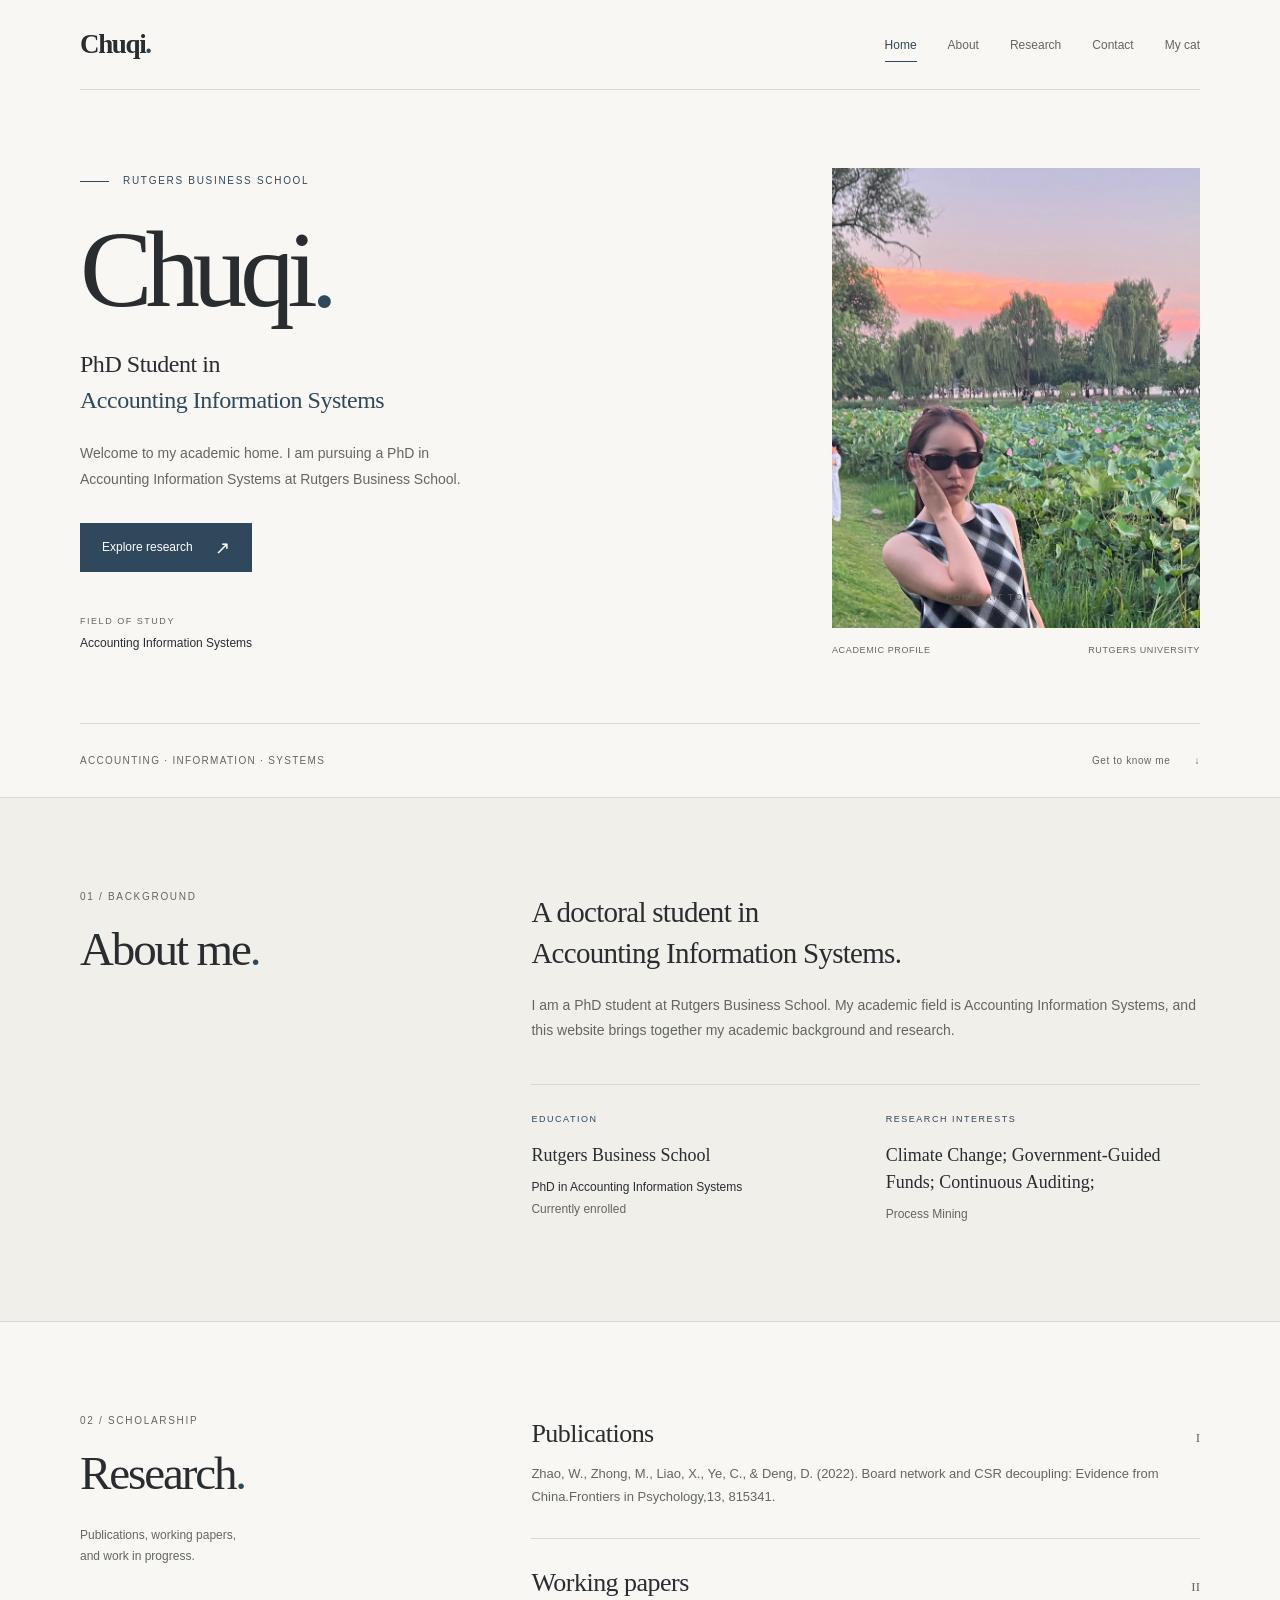
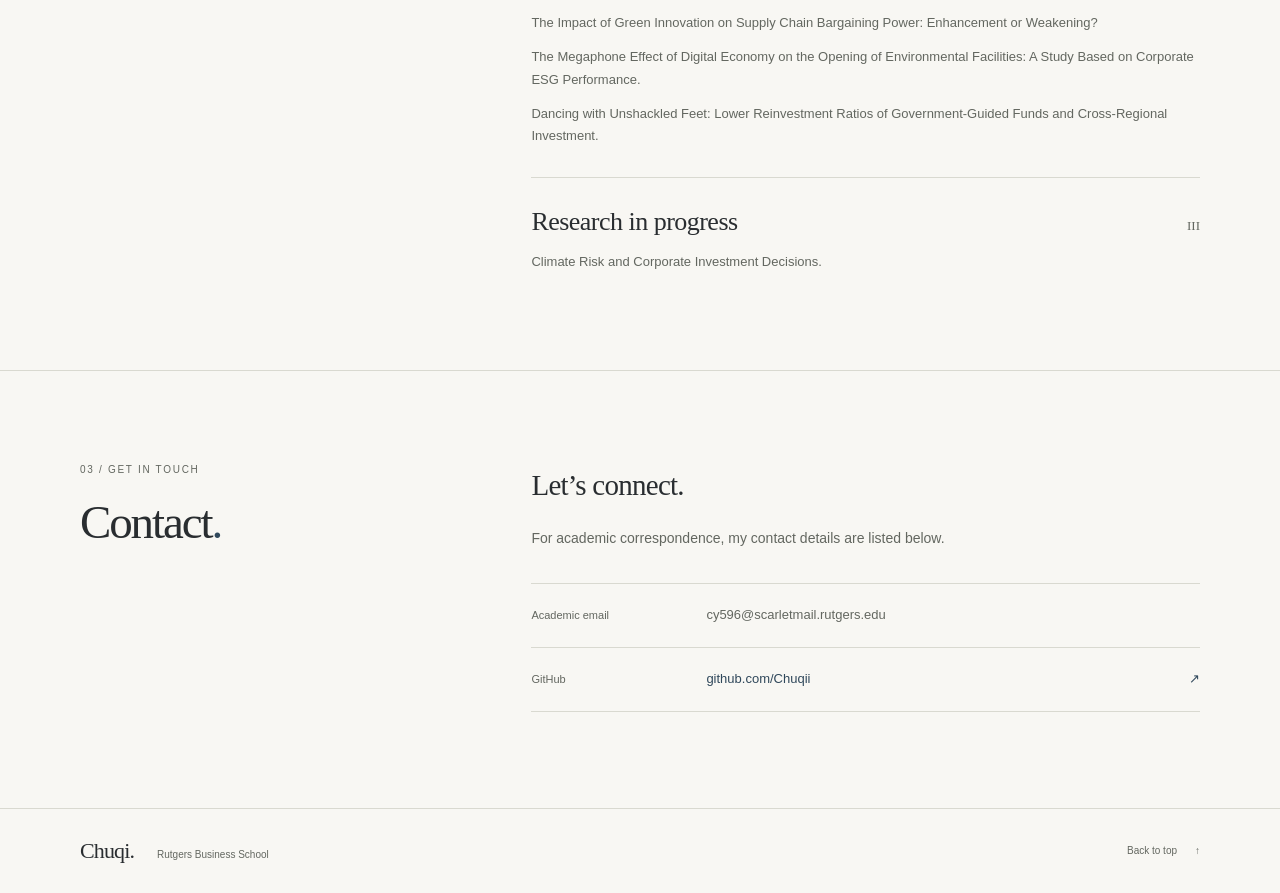
<file: index.html>
<!doctype html>
<html lang="en">
  <head>
    <meta charset="utf-8">
    <meta name="viewport" content="width=device-width, initial-scale=1">
    <title>Chuqi | Accounting Information Systems · Rutgers Business School</title>
    <meta name="description" content="Academic profile of Chuqi, a PhD student in Accounting Information Systems at Rutgers Business School. Research, biography, and contact.">
    <meta name="theme-color" content="#f8f7f3">
    <link rel="icon" type="image/svg+xml" href="assets/images/favicon.svg">
    <link rel="stylesheet" href="assets/css/styles.css">
    <script src="assets/js/main.js" defer></script>
  </head>
  <body>
    <a class="skip-link" href="#main">Skip to content</a>
    <header class="site-header">
      <div class="container header-inner">
        <a class="wordmark" href="#home" aria-label="Chuqi, home">Chuqi<span aria-hidden="true">.</span></a>
        <nav class="site-nav" aria-label="Main navigation">
          <a href="#home" aria-current="location">Home</a>
          <a href="#about">About</a>
          <a href="#research">Research</a>
          <a href="#contact">Contact</a>
          <a href="cats.html">My cat</a>
        </nav>
      </div>
    </header>
    <main id="main" tabindex="-1">
      <section class="hero container" id="home" aria-labelledby="home-title">
        <div class="hero-copy">
          <p class="eyebrow hero-eyebrow"><span class="accent-line" aria-hidden="true"></span> Rutgers Business School</p>
          <h1 id="home-title">Chuqi<span class="name-period">.</span></h1>
          <p class="hero-role">PhD Student in<br><span>Accounting Information Systems</span></p>
          <p class="hero-intro">Welcome to my academic home. I am pursuing a PhD in Accounting Information Systems at Rutgers Business School.</p>
          <div class="hero-actions">
            <a class="button button-primary" href="#research">Explore research <span aria-hidden="true">↗</span></a>
          </div>
          <div class="hero-field">
            <span class="eyebrow">Field of study</span>
            <span>Accounting Information Systems</span>
          </div>
        </div>
        <figure class="portrait">
          <div class="portrait-frame">
            <img src="assets/images/profile.jpg" alt="Profile photograph placeholder" width="400" height="500" fetchpriority="high">
            <span class="portrait-label">Portrait to be added</span>
          </div>
          <figcaption><span>Academic profile</span><span>Rutgers University</span></figcaption>
        </figure>
        <div class="hero-bottom">
          <span>Accounting · Information · Systems</span>
          <a href="#about">Get to know me <span aria-hidden="true">↓</span></a>
        </div>
      </section>
      <section class="section section-about" id="about" aria-labelledby="about-title">
        <div class="container section-grid">
          <div class="section-heading">
            <p class="eyebrow section-number">01 / Background</p>
            <h2 id="about-title">About me<span class="heading-period">.</span></h2>
          </div>
          <div class="section-content">
            <p class="lead">A doctoral student in<br class="desktop-break"> Accounting Information Systems.</p>
            <p>I am a PhD student at Rutgers Business School. My academic field is Accounting Information Systems, and this website brings together my academic background and research.</p>
            <div class="about-details">
              <div>
                <h3 class="eyebrow">Education</h3>
                <!-- Add previous degrees and dates only when confirmed. -->
                <p class="detail-title">Rutgers Business School</p>
                <p class="detail-description">PhD in Accounting Information Systems<br><span class="muted">Currently enrolled</span></p>
              </div>
              <div>
                <h3 class="eyebrow">Research interests</h3>
                <!-- Add confirmed topics; do not infer specializations. -->
                <p class="detail-title">Climate Change; Government-Guided Funds; Continuous Auditing;</p>
                <p class="detail-description muted">Process Mining</p>
              </div>
            </div>
          </div>
        </div>
      </section>
      <section class="section" id="research" aria-labelledby="research-title">
        <div class="container section-grid">
          <div class="section-heading">
            <p class="eyebrow section-number">02 / Scholarship</p>
            <h2 id="research-title">Research<span class="heading-period">.</span></h2>
            <p class="section-aside">Publications, working papers,<br> and work in progress.</p>
          </div>
          <div class="section-content research-list">
            <!-- Replace empty states with actual paper entries. See README. -->
            <div class="research-group" aria-labelledby="publications-title">
              <div class="research-group-heading">
                <h3 id="publications-title">Publications</h3>
                <span class="research-index" aria-hidden="true">I</span>
              </div>
              <p class="empty-state">Zhao, W., Zhong, M., Liao, X., Ye, C., & Deng, D. (2022). Board network and CSR decoupling: Evidence from China.Frontiers in Psychology,13, 815341.</p>
            </div>
            <div class="research-group" aria-labelledby="working-papers-title">
              <div class="research-group-heading">
                <h3 id="working-papers-title">Working papers</h3>
                <span class="research-index" aria-hidden="true">II</span>
              </div>
              <p class="empty-state">The Impact of Green Innovation on Supply Chain Bargaining Power: Enhancement or Weakening?</p>
              <p class="empty-state">The Megaphone Effect of Digital Economy on the Opening of Environmental Facilities: A Study Based on 
Corporate ESG Performance.</p>
              <p class="empty-state">Dancing with Unshackled Feet: Lower Reinvestment Ratios of Government-Guided Funds and Cross-Regional 
Investment.</p>
            </div>
            <div class="research-group" aria-labelledby="in-progress-title">
              <div class="research-group-heading">
                <h3 id="in-progress-title">Research in progress</h3>
                <span class="research-index" aria-hidden="true">III</span>
              </div>
              <p class="empty-state">Climate Risk and Corporate Investment Decisions.</p>
            </div>
          </div>
        </div>
      </section>
      <section class="section section-contact" id="contact" aria-labelledby="contact-title">
        <div class="container section-grid">
          <div class="section-heading">
            <p class="eyebrow section-number">03 / Get in touch</p>
            <h2 id="contact-title">Contact<span class="heading-period">.</span></h2>
          </div>
          <div class="section-content">
            <p class="lead">Let’s connect.</p>
            <p class="contact-intro">For academic correspondence, my contact details are listed below.</p>
            <dl class="contact-list">
              <div class="contact-row">
                <dt>Academic email</dt>
                <!-- Replace with the real academic email as a mailto: link. -->
                <dd class="muted">cy596@scarletmail.rutgers.edu</dd>
              </div>
              <div class="contact-row">
                <dt>GitHub</dt>
                <dd><a href="https://github.com/Chuqii" class="contact-link">github.com/Chuqii <span aria-hidden="true">↗</span></a></dd>
              </div>
            </dl>
            <!-- Add Google Scholar and LinkedIn only when real URLs are supplied. -->
          </div>
        </div>
      </section>
    </main>
    <footer class="site-footer">
      <div class="container footer-inner">
        <p><span class="footer-name">Chuqi.</span><span class="footer-affiliation">Rutgers Business School</span></p>
        <a href="#home">Back to top <span aria-hidden="true">↑</span></a>
      </div>
    </footer>
  </body>
</html>
</file>
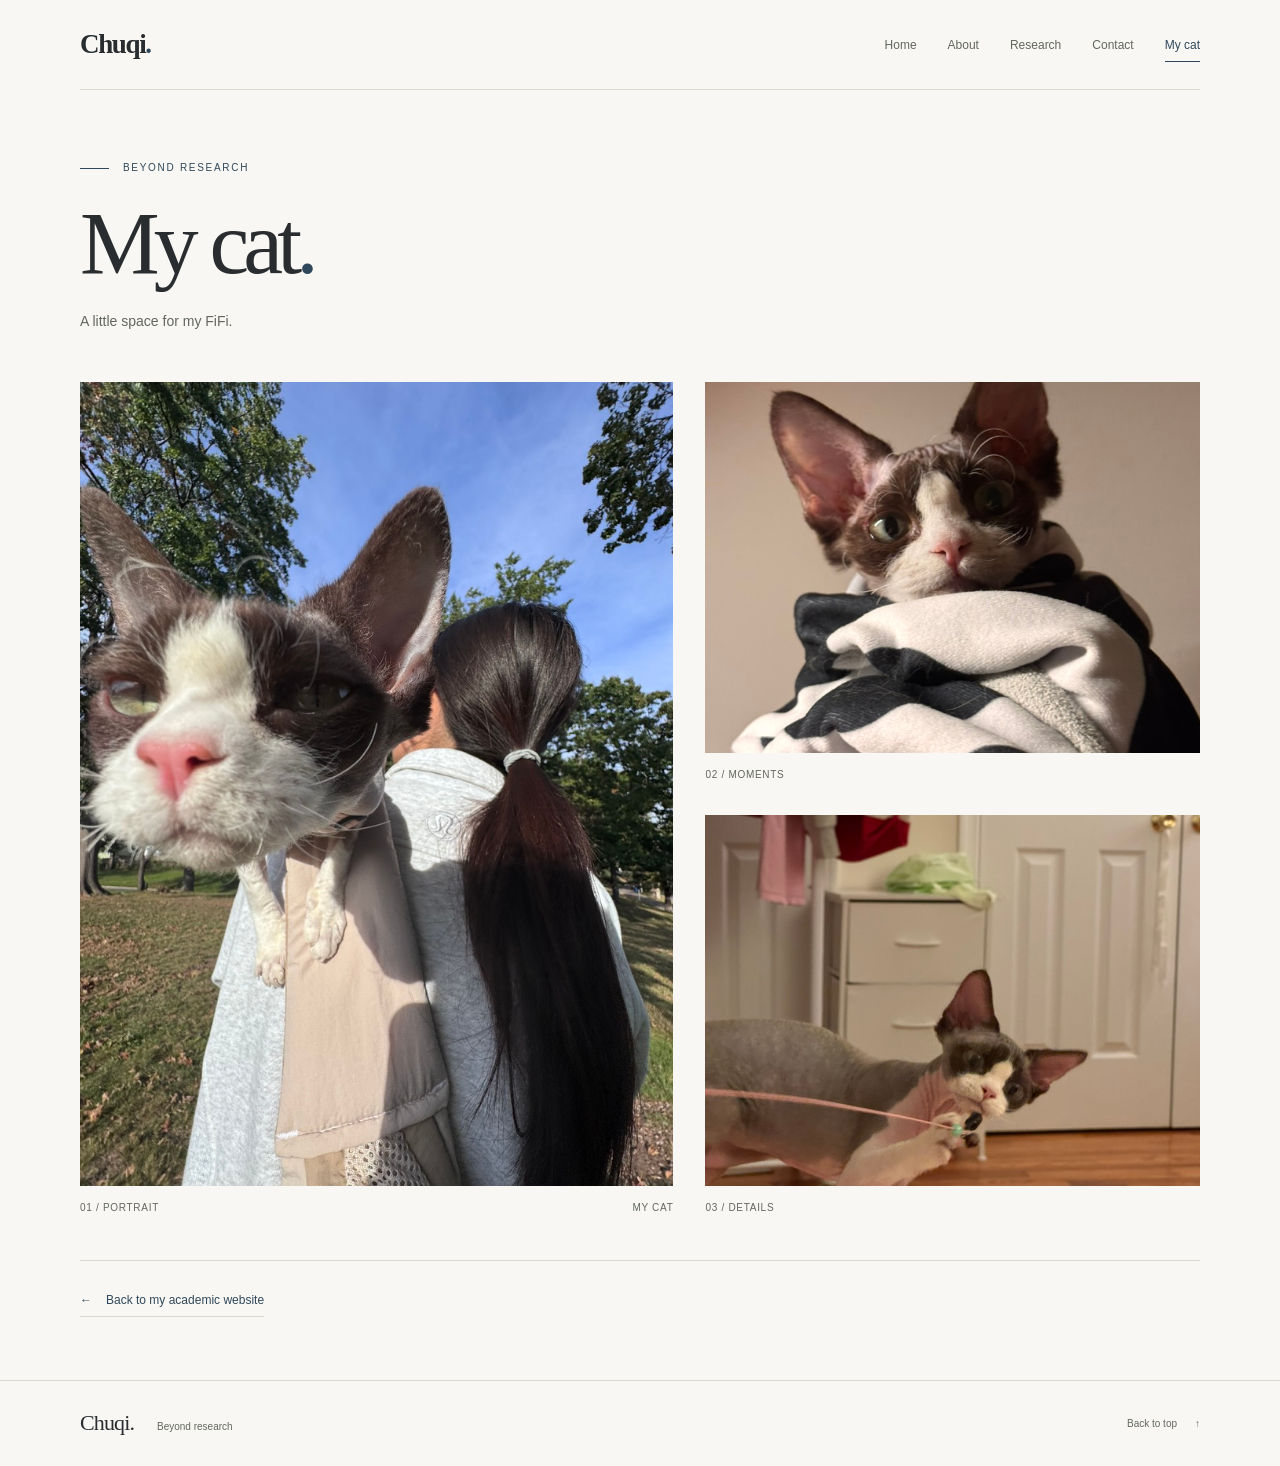
<file: cats.html>
<!doctype html>
<html lang="en">
  <head>
    <meta charset="utf-8">
    <meta name="viewport" content="width=device-width, initial-scale=1">
    <title>My Cat | Chuqi</title>
    <meta name="description" content="A personal photo album for Chuqi’s cat. Photos coming soon.">
    <meta name="theme-color" content="#f8f7f3">
    <link rel="icon" type="image/svg+xml" href="assets/images/favicon.svg">
    <link rel="stylesheet" href="assets/css/styles.css">
  </head>
  <body>
    <a class="skip-link" href="#main">Skip to content</a>
    <header class="site-header">
      <div class="container header-inner">
        <a class="wordmark" href="index.html#home" aria-label="Chuqi, home">Chuqi<span aria-hidden="true">.</span></a>
        <nav class="site-nav" aria-label="Main navigation">
          <a href="index.html#home">Home</a>
          <a href="index.html#about">About</a>
          <a href="index.html#research">Research</a>
          <a href="index.html#contact">Contact</a>
          <a href="cats.html" aria-current="page">My cat</a>
        </nav>
      </div>
    </header>
    <main class="container cat-page" id="main" tabindex="-1">
      <div class="cat-intro">
        <p class="eyebrow hero-eyebrow"><span class="accent-line" aria-hidden="true"></span> Beyond research</p>
        <h1>My cat<span class="name-period">.</span></h1>
        <p class="cat-intro-text">A little space for my FiFi.</p>
      </div>
      <section class="cat-gallery" aria-label="Cat photo album">
        <figure class="cat-photo cat-photo-featured">
          <div class="cat-photo-frame">
            <!-- Photo 01: change src to assets/images/cats/cat-01.jpg and describe the real photo in alt. -->
            <img src="assets/images/cats/cat-01.jpg" alt="Cat portrait placeholder" width="800" height="600">
            <span class="cat-photo-placeholder-label"></span>
          </div>
          <figcaption><span>01 / Portrait</span><span>My cat</span></figcaption>
        </figure>
        <figure class="cat-photo">
          <div class="cat-photo-frame">
            <!-- Photo 02: change src to assets/images/cats/cat-02.jpg and describe the real photo in alt. -->
            <img src="assets/images/cats/cat-02.jpg" alt="Second cat photo placeholder" width="800" height="600" loading="lazy">
            <span class="cat-photo-placeholder-label"></span>
          </div>
          <figcaption><span>02 / Moments</span></figcaption>
        </figure>
        <figure class="cat-photo">
          <div class="cat-photo-frame">
            <!-- Photo 03: change src to assets/images/cats/cat-03.jpg and describe the real photo in alt. -->
            <img src="assets/images/cats/cat-03.jpg" alt="Third cat photo placeholder" width="800" height="600" loading="lazy">
            <span class="cat-photo-placeholder-label"></span>
          </div>
          <figcaption><span>03 / Details</span></figcaption>
        </figure>
      </section>
      <!-- To add more photos, copy a regular cat-photo figure and update its src, alt, and caption. -->
      <div class="cat-return">
        <a class="text-link" href="index.html#home"><span aria-hidden="true">←</span> Back to my academic website</a>
      </div>
    </main>
    <footer class="site-footer">
      <div class="container footer-inner">
        <p><span class="footer-name">Chuqi.</span><span class="footer-affiliation">Beyond research</span></p>
        <a href="#main">Back to top <span aria-hidden="true">↑</span></a>
      </div>
    </footer>
  </body>
</html>
</file>
<file: assets/css/styles.css>
/* Modern Academic: edit these tokens to adjust the visual theme. */
:root {
  color-scheme: light;
  --paper: #f8f7f3;
  --paper-alt: #f0efe9;
  --ink: #292d30;
  --navy: #30485b;
  --navy-hover: #203646;
  --muted: #636760;
  --rule: #d9d9d0;
  --serif: "Iowan Old Style", "Palatino Linotype", "Book Antiqua", Palatino, Georgia, serif;
  --sans: -apple-system, BlinkMacSystemFont, "Segoe UI", Helvetica, Arial, sans-serif;
  --page-width: 1120px;
  --header-height: 90px;
}

*, *::before, *::after { box-sizing: border-box; }
html { scroll-behavior: smooth; scroll-padding-top: calc(var(--header-height) + 24px); }
body { margin: 0; background: var(--paper); color: var(--ink); font: 16px/1.75 var(--sans); -webkit-font-smoothing: antialiased; }
::selection { background: #dbe2e5; color: #203646; }
a { color: inherit; text-decoration-thickness: 1px; text-underline-offset: 5px; }
a { -webkit-tap-highlight-color: transparent; }
a:focus-visible { outline: 2px solid var(--navy); outline-offset: 6px; border-radius: 1px; }
img { display: block; max-width: 100%; }
figure, p, h1, h2, h3, h4, dl, dd { margin: 0; }
h1, h2, h3, h4 { font-weight: 400; }
svg { flex-shrink: 0; }
.container { width: min(var(--page-width), calc(100% - 112px)); margin-inline: auto; }
.muted { color: var(--muted); }
.eyebrow { font: 500 10px/1.6 var(--sans); letter-spacing: .17em; text-transform: uppercase; }
.skip-link { position: fixed; top: 12px; left: 16px; z-index: 100; padding: 10px 18px; background: var(--navy); color: white; transform: translateY(-160%); }
.skip-link:focus { transform: translateY(0); }

/* Keep all navigation links visible at every screen size. */
.site-header { position: sticky; top: 0; z-index: 10; background: var(--paper); }
.header-inner { min-height: var(--header-height); display: flex; align-items: center; justify-content: space-between; border-bottom: 1px solid var(--rule); gap: 24px; }
.wordmark { font: 600 27px/1 var(--serif); letter-spacing: -.05em; text-decoration: none; }
.wordmark span { color: var(--navy); }
.site-nav { display: flex; align-items: center; gap: 31px; }
.site-nav a { position: relative; padding: 12px 0; color: var(--muted); font-size: 12px; line-height: 1.5; text-decoration: none; transition: color 180ms ease; }
.site-nav a::after { content: ""; position: absolute; bottom: 4px; left: 0; width: 100%; height: 1px; background: var(--navy); transform: scaleX(0); transform-origin: left; transition: transform 180ms ease; }
.site-nav a:hover, .site-nav a[aria-current] { color: var(--navy); }
.site-nav a:hover::after, .site-nav a[aria-current]::after { transform: scaleX(1); }

/* Home: editorial type and a reserved portrait position. */
.hero { padding-top: 78px; display: grid; grid-template-columns: minmax(0, 1.45fr) minmax(0, 1fr); column-gap: 100px; align-items: center; }
.hero-eyebrow { display: flex; align-items: center; gap: 14px; color: var(--navy); }
.accent-line { width: 29px; height: 1px; background: currentColor; }
h1 { margin: 24px 0 20px; font: 400 clamp(78px, 8.5vw, 116px)/1.04 var(--serif); letter-spacing: -.065em; }
.name-period { color: var(--navy); }
.hero-role { font: 400 24px/1.5 var(--serif); letter-spacing: -.02em; }
.hero-role span { color: var(--navy); }
.hero-intro { max-width: 420px; margin-top: 23px; color: var(--muted); font-size: 14px; line-height: 1.85; }
.hero-actions { display: flex; flex-wrap: wrap; align-items: center; gap: 28px; margin-top: 30px; }
.button { display: inline-flex; justify-content: center; align-items: center; gap: 22px; padding: 13px 21px; font-size: 12px; font-weight: 500; text-decoration: none; transition: background 180ms ease, color 180ms ease; }
.button-primary { color: #fff; background: var(--navy); border: 1px solid var(--navy); }
.button-primary:hover { background: var(--navy-hover); }
.button span[aria-hidden] { font-size: 18px; line-height: 1; }
.text-link { display: inline-flex; align-items: center; gap: 14px; font-size: 12px; color: var(--navy); text-decoration: none; box-shadow: 0 1px 0 var(--rule); padding: 5px 0; transition: box-shadow 180ms ease; }
.text-link:hover { box-shadow: 0 1px 0 var(--navy); }
.hero-field { margin-top: 42px; display: grid; gap: 4px; }
.hero-field .eyebrow { color: var(--muted); font-size: 9px; }
.hero-field > span:last-child { font-size: 12px; }
.portrait { align-self: center; max-width: 368px; width: 100%; justify-self: end; }
.portrait-frame { position: relative; background: #eae8df; }
.portrait img { width: 100%; height: auto; aspect-ratio: 4 / 5; object-fit: cover; }
.portrait-label { position: absolute; bottom: 24px; left: 20px; right: 20px; text-align: center; color: #65675f; font: 500 9px/1.6 var(--sans); letter-spacing: .18em; text-transform: uppercase; }
.portrait figcaption { display: flex; justify-content: space-between; flex-wrap: wrap; gap: 8px; margin-top: 15px; color: var(--muted); font-size: 9px; letter-spacing: .07em; text-transform: uppercase; }
.hero-bottom { grid-column: 1 / -1; display: flex; justify-content: space-between; gap: 20px; padding: 28px 0; margin-top: 64px; border-top: 1px solid var(--rule); color: var(--muted); font-size: 10px; letter-spacing: .06em; }
.hero-bottom > span { letter-spacing: .13em; text-transform: uppercase; }
.hero-bottom a { display: inline-flex; gap: 24px; text-decoration: none; }
.hero-bottom a:hover { color: var(--navy); }

/* Consistent column grid across the academic sections. */
.section { padding: 91px 0 96px; border-top: 1px solid var(--rule); }
.section-about { background: var(--paper-alt); }
.section-grid { display: grid; grid-template-columns: minmax(0, 1fr) minmax(0, 1.85fr); column-gap: 90px; }
.section-number { color: var(--muted); margin-bottom: 18px; }
h2 { font: 400 47px/1.14 var(--serif); letter-spacing: -.045em; }
.heading-period { color: var(--navy); }
.section-aside { margin-top: 24px; color: var(--muted); font-size: 12px; line-height: 1.8; }
.section-content { min-width: 0; padding-top: 3px; }
.lead { font: 400 29px/1.4 var(--serif); letter-spacing: -.025em; }
.section-content > p:not(.lead) { margin-top: 20px; color: var(--muted); font-size: 14px; }
.about-details { display: grid; grid-template-columns: 1fr 1fr; gap: 40px; margin-top: 42px; padding-top: 27px; border-top: 1px solid var(--rule); }
.about-details .eyebrow { color: var(--navy); font-size: 9px; margin-bottom: 15px; }
.detail-title { font: 400 18px/1.5 var(--serif); }
.detail-description { margin-top: 7px; font-size: 12px; line-height: 1.85; }
.research-group { padding: 26px 0 29px; border-bottom: 1px solid var(--rule); }
.research-group:first-child { padding-top: 0; }
.research-group:last-child { border-bottom: 0; padding-bottom: 0; }
.research-group-heading { display: flex; align-items: baseline; justify-content: space-between; gap: 15px; }
.research-group-heading h3 { font: 400 26px/1.4 var(--serif); letter-spacing: -.02em; }
.research-index { color: var(--muted); font: 400 13px/1 var(--serif); }
.empty-state { margin-top: 11px; color: var(--muted); font-size: 13px; }
.paper { margin-top: 25px; }
.paper + .paper { padding-top: 24px; border-top: 1px solid var(--rule); }
.paper-title { font: 400 23px/1.4 var(--serif); color: var(--navy); }
.paper-meta { font-size: 12px; color: var(--muted); margin-top: 8px; }
.paper > p:not(.paper-meta) { font-size: 14px; margin-top: 12px; }
.paper .text-link { margin-top: 10px; }
.contact-intro { max-width: 440px; }
.contact-list { margin-top: 33px; }
.contact-row { display: grid; grid-template-columns: 155px minmax(0, 1fr); gap: 20px; padding: 20px 0; border-top: 1px solid var(--rule); font-size: 13px; }
.contact-row:last-child { border-bottom: 1px solid var(--rule); }
.contact-row dt { color: var(--muted); font-size: 11px; padding-top: 2px; }
.contact-link { display: flex; justify-content: space-between; align-items: baseline; gap: 20px; color: var(--navy); text-decoration: none; overflow-wrap: anywhere; }
.contact-link:hover { text-decoration: underline; }
.site-footer { border-top: 1px solid var(--rule); }
.footer-inner { display: flex; align-items: center; justify-content: space-between; gap: 24px; padding-block: 29px; }
.footer-inner p { display: flex; align-items: baseline; gap: 23px; }
.footer-name { font: 400 22px/1.2 var(--serif); letter-spacing: -.04em; }
.footer-affiliation, .footer-inner > a { color: var(--muted); font-size: 10px; }
.footer-inner > a { display: inline-flex; gap: 18px; text-decoration: none; }
.footer-inner > a:hover { color: var(--navy); }

/* A personal photo album using the same quiet editorial style. */
.cat-page { padding-block: 70px 64px; }
.cat-intro { max-width: 620px; margin-bottom: 48px; }
.cat-intro h1 { font-size: clamp(64px, 7vw, 92px); margin-block: 20px; }
.cat-intro-text { max-width: 460px; color: var(--muted); font-size: 14px; }
.cat-gallery { display: grid; grid-template-columns: 1.2fr 1fr; gap: 32px; }
.cat-photo { display: flex; flex-direction: column; min-width: 0; }
.cat-photo-featured { grid-row: span 2; }
.cat-photo-frame { position: relative; aspect-ratio: 4 / 3; background: #eae8df; overflow: hidden; }
.cat-photo-featured .cat-photo-frame { aspect-ratio: auto; flex: 1; min-height: 300px; }
.cat-photo img { position: absolute; inset: 0; width: 100%; height: 100%; object-fit: cover; }
.cat-photo-placeholder-label { position: absolute; bottom: 22px; inset-inline: 16px; color: #65675f; text-align: center; font: 500 10px/1.6 var(--sans); letter-spacing: .14em; text-transform: uppercase; }
.cat-photo figcaption { display: flex; justify-content: space-between; flex-wrap: wrap; gap: 10px; margin-top: 13px; color: var(--muted); font-size: 10px; letter-spacing: .07em; text-transform: uppercase; }
.cat-return { margin-top: 44px; padding-top: 24px; border-top: 1px solid var(--rule); }

@media (min-width: 1440px) {
  .hero { padding-top: 94px; }
  .hero-bottom { margin-top: 80px; }
}
@media (max-width: 1050px) {
  .container { width: calc(100% - 80px); }
  .hero { column-gap: 54px; padding-top: 64px; }
  .hero-role { font-size: 22px; }
  .hero-actions { gap: 22px; }
  .hero-bottom { margin-top: 55px; }
  .section-grid { column-gap: 48px; grid-template-columns: minmax(0, 1fr) minmax(0, 2fr); }
  h2 { font-size: 42px; }
}
@media (max-width: 760px) {
  :root { --header-height: 80px; }
  .container { width: calc(100% - 48px); }
  .site-nav { gap: 21px; }
  .hero { column-gap: 32px; padding-top: 48px; }
  h1 { font-size: 76px; }
  .hero-eyebrow { font-size: 8px; letter-spacing: .12em; }
  .accent-line { width: 18px; }
  .hero-role { font-size: 20px; }
  .hero-intro { font-size: 13px; }
  .hero-actions { gap: 17px; }
  .button { padding: 12px 15px; gap: 15px; }
  .hero-field { margin-top: 30px; }
  .portrait-label { font-size: 8px; bottom: 18px; }
  .portrait figcaption { font-size: 8px; }
  .hero-bottom { margin-top: 43px; }
  .hero-bottom > span { font-size: 8px; }
  .section { padding: 66px 0; }
  .section-grid { grid-template-columns: 1fr; gap: 34px; }
  .section-number { margin-bottom: 11px; }
  h2 { font-size: 41px; }
  .section-aside { margin-top: 15px; }
  .section-aside br { display: none; }
  .section-content { padding-top: 0; }
  .lead { font-size: 27px; }
  .cat-page { padding-top: 48px; }
  .cat-gallery { gap: 24px; }
}
@media (max-width: 560px) {
  :root { --header-height: 111px; }
  .header-inner { flex-direction: column; justify-content: center; gap: 10px; padding-top: 18px; padding-bottom: 9px; }
  .wordmark { align-self: flex-start; font-size: 25px; }
  .site-nav { width: 100%; justify-content: space-between; gap: 15px; }
  .site-nav a { font-size: 11px; padding-block: 11px; }
  .site-nav a::after { bottom: 3px; }
  .hero { grid-template-columns: 1fr; padding-top: 42px; }
  .hero-eyebrow { font-size: 9px; letter-spacing: .14em; }
  h1 { font-size: clamp(76px, 20vw, 104px); margin: 23px 0 18px; }
  .hero-role { font-size: 23px; }
  .hero-intro { max-width: 360px; margin-top: 20px; font-size: 14px; }
  .hero-actions { gap: 22px; margin-top: 25px; }
  .hero-field { margin-top: 28px; }
  .portrait { margin-top: 39px; max-width: 100%; }
  .portrait img { max-height: 360px; object-position: center 42%; }
  .portrait-label { bottom: 22px; font-size: 9px; }
  .portrait figcaption { font-size: 8px; }
  .hero-bottom { margin-top: 32px; padding-block: 22px; flex-wrap: wrap; gap: 12px; }
  .hero-bottom a { gap: 14px; }
  .hero-bottom > span { font-size: 8px; letter-spacing: .08em; }
  .section { padding: 54px 0 58px; }
  .section-grid { gap: 28px; }
  h2 { font-size: 38px; }
  .lead { font-size: 26px; }
  .desktop-break { display: none; }
  .about-details { grid-template-columns: 1fr; gap: 27px; margin-top: 30px; padding-top: 23px; }
  .about-details .eyebrow { margin-bottom: 9px; }
  .research-group { padding-block: 23px; }
  .research-group-heading h3 { font-size: 25px; }
  .contact-row { grid-template-columns: 105px minmax(0, 1fr); gap: 13px; font-size: 12px; }
  .contact-row dt { font-size: 10px; }
  .contact-link { gap: 8px; }
  .footer-inner { align-items: flex-start; padding-block: 25px; }
  .footer-inner p { flex-direction: column; gap: 8px; }
  .footer-inner > a { margin-top: 6px; }
  .cat-page { padding-block: 40px 46px; }
  .cat-intro { margin-bottom: 30px; }
  .cat-gallery { grid-template-columns: 1fr; gap: 30px; }
  .cat-photo-featured { grid-row: auto; }
  .cat-photo-featured .cat-photo-frame { aspect-ratio: 4 / 5; min-height: 0; flex: auto; }
  .cat-return { margin-top: 32px; }
}
@media (prefers-reduced-motion: reduce) {
  html { scroll-behavior: auto; }
  *, *::before, *::after { transition: none !important; }
}
@media print {
  :root { --paper: #fff; --paper-alt: #fff; }
  html { scroll-padding-top: 0; }
  body { font-size: 11pt; }
  .container { width: 100%; }
  .site-header { position: static; }
  .header-inner { min-height: 55px; }
  .site-nav, .hero-actions, .hero-bottom, .footer-inner > a, .skip-link { display: none; }
  .hero { padding-top: 30px; gap: 35px; }
  h1 { font-size: 70px; }
  .portrait { max-width: 210px; }
  .section { padding-block: 30px; }
  .section-grid { grid-template-columns: 1fr 2fr; gap: 30px; }
  .section-heading, .research-group, .contact-row, .about-details { break-inside: avoid; }
  h2 { font-size: 30px; }
  .lead { font-size: 22px; }
  .footer-inner { padding-block: 20px; }
  .cat-page { padding-block: 30px; }
  .cat-photo { break-inside: avoid; }
}
</file>
